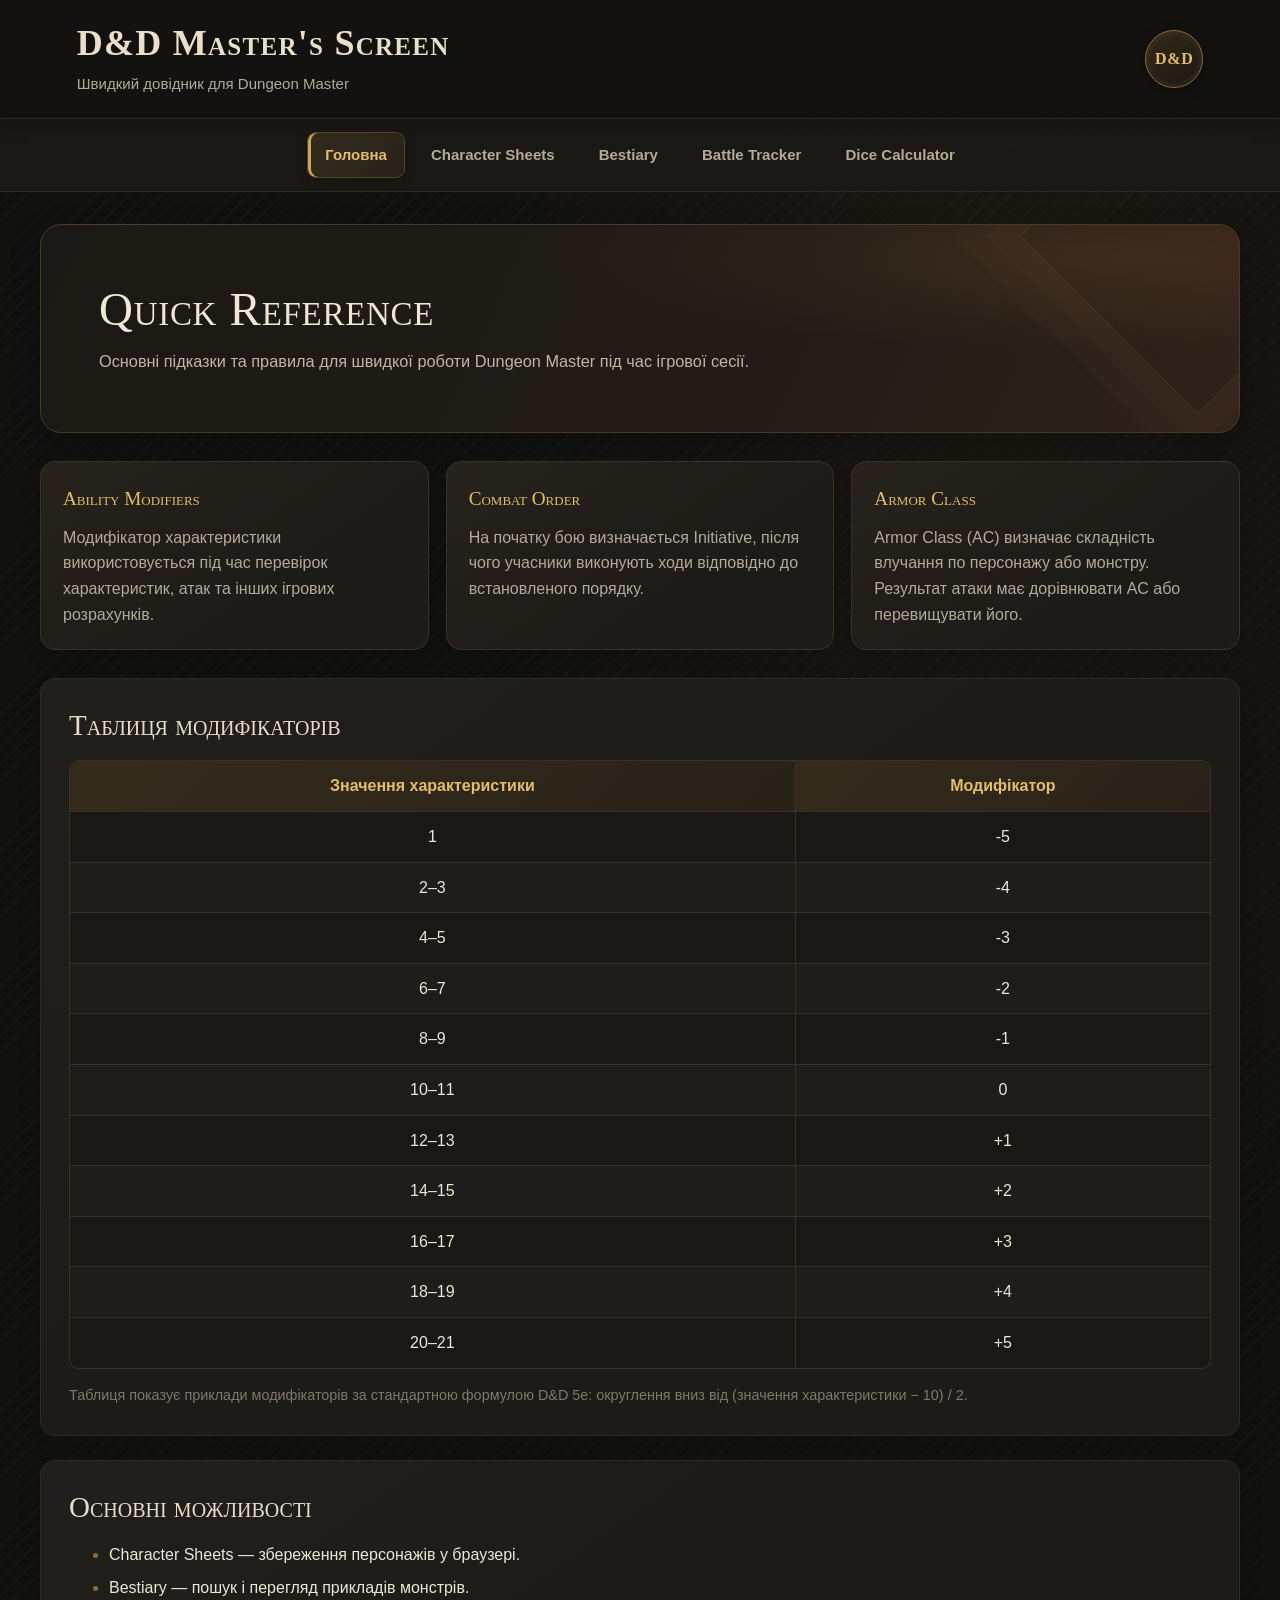
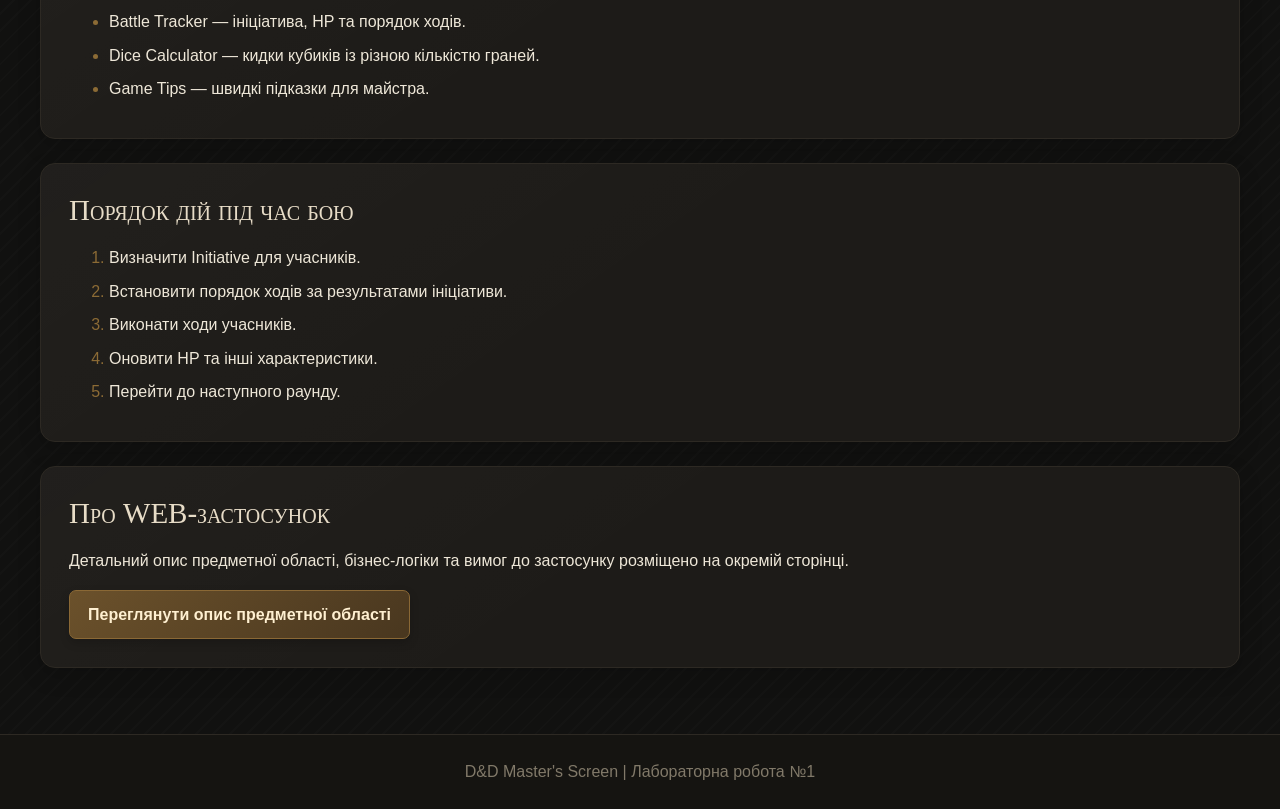
<file: index.html>
<!DOCTYPE html>
<html lang="uk">

<head>
    <meta charset="UTF-8">
    <meta name="viewport" content="width=device-width, initial-scale=1.0">
    <meta name="description" content="D&D Master's Screen — вебзастосунок для Dungeon Master">
    <title>D&D Master's Screen</title>
    <link rel="stylesheet" href="style.css">
    <script src="script.js" defer></script>
</head>

<body>

<header class="site-header">
    <div class="header-content">
        <div>
            <h1>D&D Master's Screen</h1>
            <p>Швидкий довідник для Dungeon Master</p>
        </div>
        <div class="header-badge">D&D</div>
    </div>
</header>

<nav class="main-navigation" aria-label="Головна навігація">

    <button
        class="menu-toggle"
        type="button"
        aria-expanded="false"
        aria-controls="navigationLinks"
    >
        <span class="menu-icon" aria-hidden="true">
            <span></span>
            <span></span>
            <span></span>
        </span>
        Меню
    </button>

    <div class="navigation-links" id="navigationLinks">
        <a href="#home" class="active" data-tab="home">Головна</a>
        <a href="#character" data-tab="character">Character Sheets</a>
        <a href="#bestiary" data-tab="bestiary">Bestiary</a>
        <a href="#battle" data-tab="battle">Battle Tracker</a>
        <a href="#dice" data-tab="dice">Dice Calculator</a>
    </div>

</nav>

<main>

    <!-- ГОЛОВНА -->
    <section id="home" class="tab-content active">
        <section class="hero">
            <h2>Quick Reference</h2>
            <p>
                Основні підказки та правила для швидкої роботи
                Dungeon Master під час ігрової сесії.
            </p>
        </section>

        <section class="tips">
            <article class="tip-card">
                <h3>Ability Modifiers</h3>
                <p>
                    Модифікатор характеристики використовується під час
                    перевірок характеристик, атак та інших ігрових розрахунків.
                </p>
            </article>

            <article class="tip-card">
                <h3>Combat Order</h3>
                <p>
                    На початку бою визначається Initiative, після чого
                    учасники виконують ходи відповідно до встановленого порядку.
                </p>
            </article>

            <article class="tip-card">
                <h3>Armor Class</h3>
                <p>
                    Armor Class (AC) визначає складність влучання по персонажу
                    або монстру. Результат атаки має дорівнювати AC або перевищувати його.
                </p>
            </article>
        </section>

        <section class="content-section">
            <h2>Таблиця модифікаторів</h2>
            <table>
                <thead>
                    <tr>
                        <th>Значення характеристики</th>
                        <th>Модифікатор</th>
                    </tr>
                </thead>
                <tbody>
                    <tr><td>1</td><td>-5</td></tr>
                    <tr><td>2–3</td><td>-4</td></tr>
                    <tr><td>4–5</td><td>-3</td></tr>
                    <tr><td>6–7</td><td>-2</td></tr>
                    <tr><td>8–9</td><td>-1</td></tr>
                    <tr><td>10–11</td><td>0</td></tr>
                    <tr><td>12–13</td><td>+1</td></tr>
                    <tr><td>14–15</td><td>+2</td></tr>
                    <tr><td>16–17</td><td>+3</td></tr>
                    <tr><td>18–19</td><td>+4</td></tr>
                    <tr><td>20–21</td><td>+5</td></tr>
                </tbody>
            </table>
            <p class="note">
                Таблиця показує приклади модифікаторів за стандартною формулою
                D&D 5e: округлення вниз від (значення характеристики − 10) / 2.
            </p>
        </section>

        <section class="content-section">
            <h2>Основні можливості</h2>
            <ul>
                <li>Character Sheets — збереження персонажів у браузері.</li>
                <li>Bestiary — пошук і перегляд прикладів монстрів.</li>
                <li>Battle Tracker — ініціатива, HP та порядок ходів.</li>
                <li>Dice Calculator — кидки кубиків із різною кількістю граней.</li>
                <li>Game Tips — швидкі підказки для майстра.</li>
            </ul>
        </section>

        <section class="content-section">
            <h2>Порядок дій під час бою</h2>
            <ol>
                <li>Визначити Initiative для учасників.</li>
                <li>Встановити порядок ходів за результатами ініціативи.</li>
                <li>Виконати ходи учасників.</li>
                <li>Оновити HP та інші характеристики.</li>
                <li>Перейти до наступного раунду.</li>
            </ol>
        </section>

        <section class="content-section">
            <h2>Про WEB-застосунок</h2>
            <p>
                Детальний опис предметної області, бізнес-логіки та вимог
                до застосунку розміщено на окремій сторінці.
            </p>
            <a href="about.html" class="button-link">
                Переглянути опис предметної області
            </a>
        </section>
    </section>


    <!-- CHARACTER SHEETS -->
    <section id="character" class="tab-content" hidden>
        <section class="hero">
            <h2>Character Sheets</h2>
            <p>Створюй персонажів і зберігай їх у цьому браузері.</p>
        </section>

        <section class="content-section">
            <h2>Створення персонажа</h2>
            <form id="characterForm">
                <label for="characterName">Ім'я персонажа</label>
                <input type="text" id="characterName" name="characterName"
                       placeholder="Наприклад, Aria" required maxlength="60">

                <label for="characterClass">Клас</label>
                <select id="characterClass" name="characterClass" required>
                    <option value="">Оберіть клас</option>
                    <option>Barbarian</option>
                    <option>Bard</option>
                    <option>Cleric</option>
                    <option>Druid</option>
                    <option>Fighter</option>
                    <option>Monk</option>
                    <option>Paladin</option>
                    <option>Ranger</option>
                    <option>Rogue</option>
                    <option>Sorcerer</option>
                    <option>Warlock</option>
                    <option>Wizard</option>
                </select>

                <label for="characterLevel">Рівень (1–20)</label>
                <input type="number" id="characterLevel" min="1" max="20"
                       value="1" required>

                <label for="characterHP">Максимальні HP</label>
                <input type="number" id="characterHP" min="1" max="999"
                       value="10" required>

                <button type="submit">Створити персонажа</button>
            </form>
            <p id="characterMessage" class="status-message" aria-live="polite"></p>
        </section>

        <section class="content-section">
            <h2>Збережені персонажі</h2>
            <div id="characterList" class="item-list">
                <p>Поки що персонажів немає.</p>
            </div>
        </section>
    </section>


    <!-- BESTIARY -->
    <section id="bestiary" class="tab-content" hidden>
        <section class="hero">
            <h2>Bestiary</h2>
            <p>Шукай монстрів за назвою або типом.</p>
        </section>

        <section class="content-section">
            <label for="monsterSearch">Пошук монстра</label>
            <input type="search" id="monsterSearch"
                   placeholder="Введіть назву або тип...">

            <div id="monsterList" class="item-list">
                <p>Завантаження бестіарію...</p>
            </div>
            <p class="note">
                Це невеликий демонстраційний список, а не повний офіційний бестіарій.
                Значення HP та AC наведені для прикладу.
            </p>
        </section>
    </section>


    <!-- BATTLE TRACKER -->
    <section id="battle" class="tab-content" hidden>
        <section class="hero">
            <h2>Battle Tracker</h2>
            <p>Додавай учасників бою та відстежуй ініціативу й HP.</p>
        </section>

        <section class="content-section">
            <h2>Додати учасника</h2>
            <form id="battleForm">
                <label for="combatantName">Ім'я учасника</label>
                <input type="text" id="combatantName" required maxlength="60"
                       placeholder="Наприклад, Goblin або Aria">

                <label for="combatantInitiative">Initiative</label>
                <input type="number" id="combatantInitiative" required
                       min="-100" max="100" value="10">

                <label for="combatantHP">Поточні HP</label>
                <input type="number" id="combatantHP" required
                       min="0" max="9999" value="10">

                <button type="submit">Додати учасника</button>
            </form>
            <p id="battleMessage" class="status-message" aria-live="polite"></p>
        </section>

        <section class="content-section">
            <div class="section-heading">
                <h2>Порядок бою</h2>
                <p>Раунд: <strong id="roundNumber">1</strong></p>
            </div>

            <div class="button-row">
                <button type="button" id="nextRoundButton">Наступний раунд</button>
                <button type="button" id="clearBattleButton" class="secondary-button">
                    Очистити бій
                </button>
            </div>

            <div id="battleList" class="item-list">
                <p>Додай першого учасника бою.</p>
            </div>
        </section>
    </section>


    <!-- DICE CALCULATOR -->
    <section id="dice" class="tab-content" hidden>
        <section class="hero">
            <h2>Dice Calculator</h2>
            <p>Кидай кубики та переглядай результати.</p>
        </section>

        <section class="content-section">
            <form id="diceForm">
                <label for="diceCount">Кількість кубиків</label>
                <input type="number" id="diceCount" min="1" max="100"
                       value="1" required>

                <label for="diceSides">Тип кубика</label>
                <select id="diceSides" required>
                    <option value="4">D4</option>
                    <option value="6" selected>D6</option>
                    <option value="8">D8</option>
                    <option value="10">D10</option>
                    <option value="12">D12</option>
                    <option value="20">D20</option>
                    <option value="100">D100</option>
                </select>

                <label for="diceModifier">Додатковий модифікатор</label>
                <input type="number" id="diceModifier" value="0"
                       min="-10000" max="10000">

                <button type="submit">Кинути кубики</button>
            </form>

            <div id="diceResult" class="result-panel" aria-live="polite">
                <h3>Результат</h3>
                <p>Налаштуй кидок і натисни кнопку.</p>
            </div>
        </section>
    </section>

</main>

<footer>
    <p>D&D Master's Screen | Лабораторна робота №1</p>
</footer>

</body>
</html>
</file>
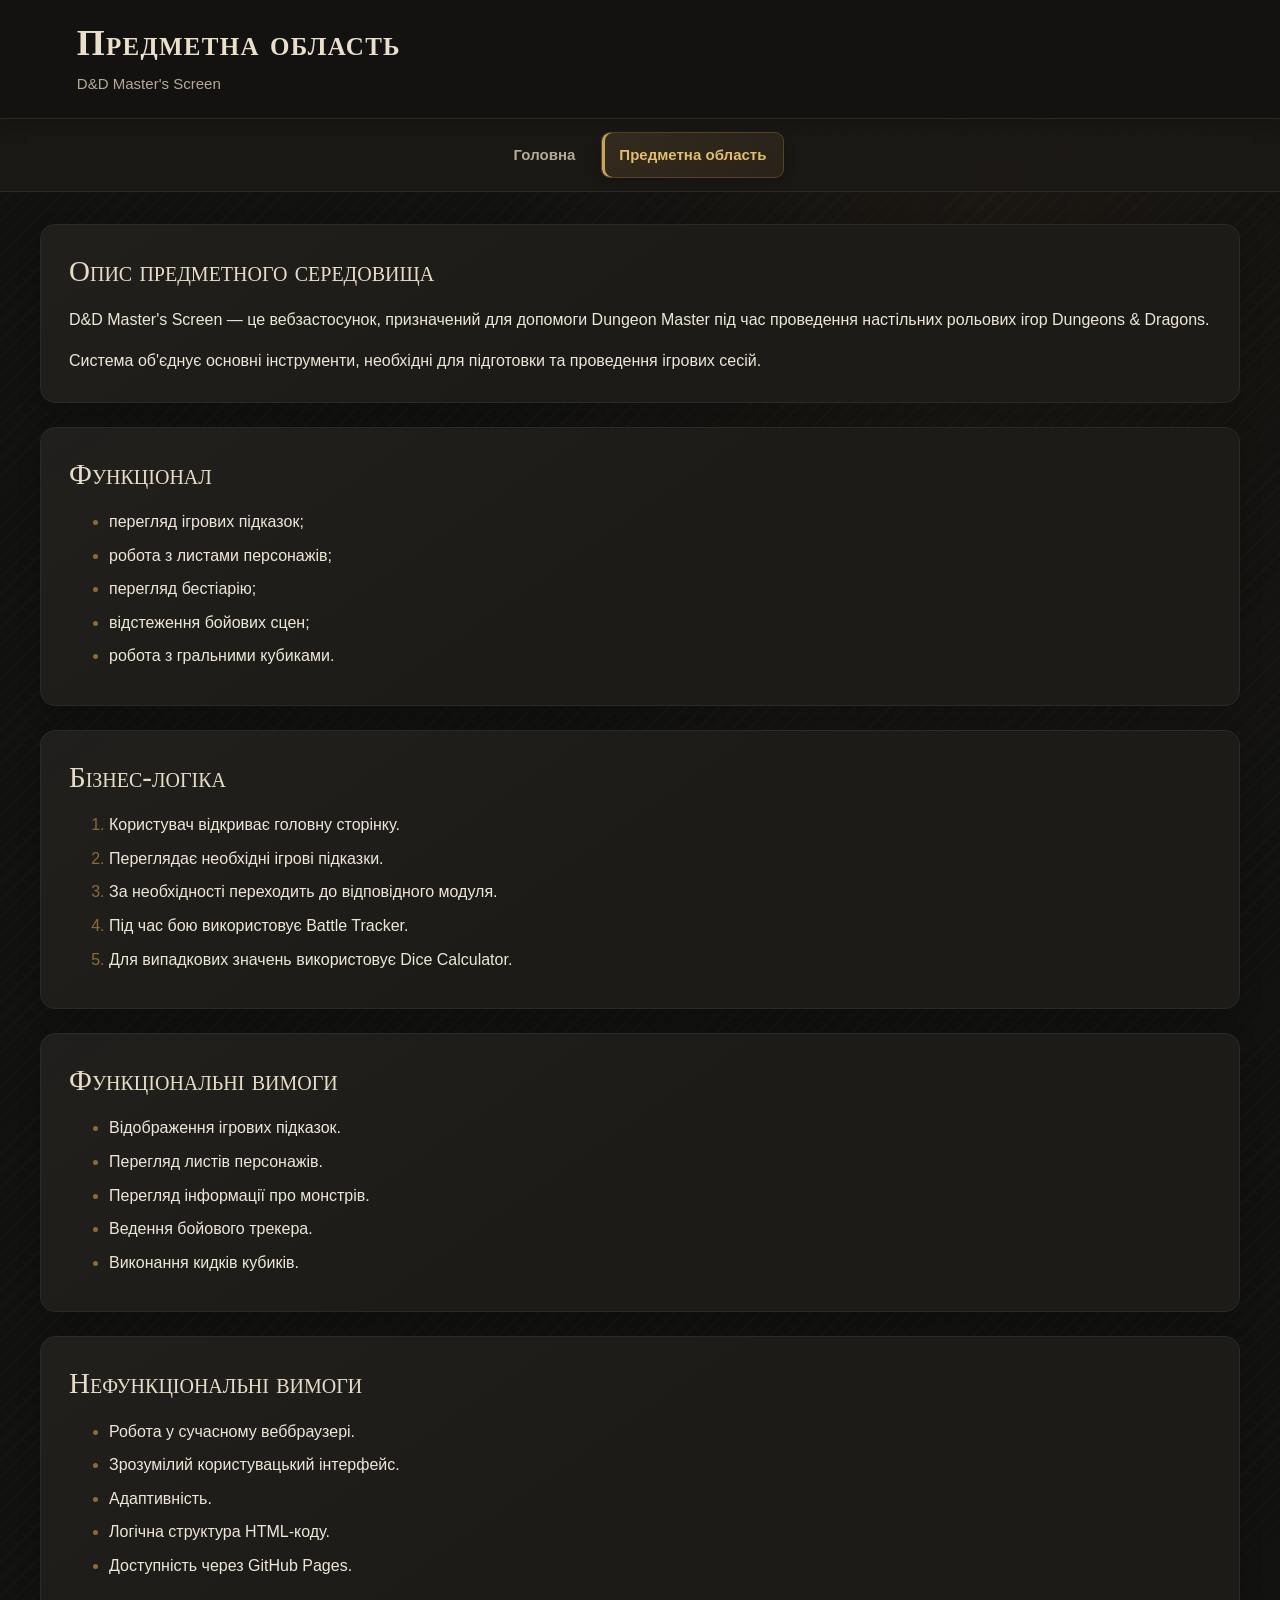
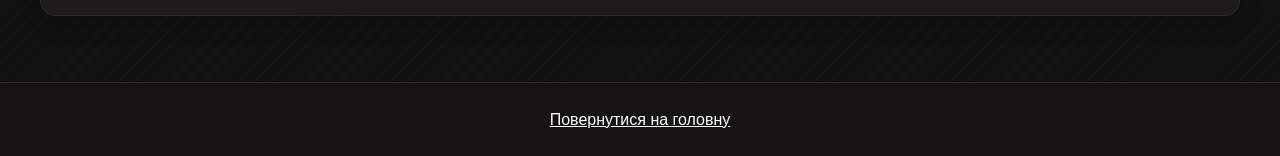
<file: about.html>
<!DOCTYPE html>
<html lang="uk">

<head>

    <meta charset="UTF-8">

    <meta name="viewport"
          content="width=device-width, initial-scale=1.0">

    <title>Предметна область — D&D Master's Screen</title>

    <link rel="stylesheet" href="style.css">

</head>

<body>


<header class="site-header">

    <div class="header-content">

        <div>

            <h1>Предметна область</h1>

            <p>D&D Master's Screen</p>

        </div>

    </div>

</header>


<nav class="main-navigation">

    <a href="index.html">
        Головна
    </a>

    <a href="about.html" class="active">
        Предметна область
    </a>

</nav>


<main>


<section class="content-section">

    <h2>Опис предметного середовища</h2>

    <p>
        D&D Master's Screen — це вебзастосунок,
        призначений для допомоги Dungeon Master
        під час проведення настільних рольових ігор
        Dungeons & Dragons.
    </p>

    <p>
        Система об'єднує основні інструменти,
        необхідні для підготовки та проведення
        ігрових сесій.
    </p>

</section>


<section class="content-section">

    <h2>Функціонал</h2>

    <ul>

        <li>перегляд ігрових підказок;</li>

        <li>робота з листами персонажів;</li>

        <li>перегляд бестіарію;</li>

        <li>відстеження бойових сцен;</li>

        <li>робота з гральними кубиками.</li>

    </ul>

</section>


<section class="content-section">

    <h2>Бізнес-логіка</h2>

    <ol>

        <li>
            Користувач відкриває головну сторінку.
        </li>

        <li>
            Переглядає необхідні ігрові підказки.
        </li>

        <li>
            За необхідності переходить
            до відповідного модуля.
        </li>

        <li>
            Під час бою використовує
            Battle Tracker.
        </li>

        <li>
            Для випадкових значень використовує
            Dice Calculator.
        </li>

    </ol>

</section>


<section class="content-section">

    <h2>Функціональні вимоги</h2>

    <ul>

        <li>
            Відображення ігрових підказок.
        </li>

        <li>
            Перегляд листів персонажів.
        </li>

        <li>
            Перегляд інформації про монстрів.
        </li>

        <li>
            Ведення бойового трекера.
        </li>

        <li>
            Виконання кидків кубиків.
        </li>

    </ul>

</section>


<section class="content-section">

    <h2>Нефункціональні вимоги</h2>

    <ul>

        <li>
            Робота у сучасному веббраузері.
        </li>

        <li>
            Зрозумілий користувацький інтерфейс.
        </li>

        <li>
            Адаптивність.
        </li>

        <li>
            Логічна структура HTML-коду.
        </li>

        <li>
            Доступність через GitHub Pages.
        </li>

    </ul>

</section>


</main>


<footer>

    <p>
        <a href="index.html" style="color:white;">
            Повернутися на головну
        </a>
    </p>

</footer>


</body>

</html>
</file>
<file: style.css>
/* =========================================================
   D&D MASTER'S SCREEN — темна фентезійна тема
   Структуру HTML та логіку JavaScript не змінюємо.
   ========================================================= */

:root {
    color-scheme: dark;
    --bg: #111110;
    --bg-soft: #171614;
    --panel: #1d1b18;
    --panel-raised: #24211c;
    --panel-hover: #2c261d;
    --gold: #c9a45b;
    --gold-bright: #e2bd6d;
    --gold-muted: #8c6b35;
    --border: #393126;
    --border-soft: #2d2923;
    --text: #eee7d8;
    --text-muted: #b4aa98;
    --text-dim: #817969;
    --danger: #c96b58;
    --success: #8da67a;
    --shadow: 0 12px 30px rgba(0, 0, 0, 0.28);
    --shadow-hover: 0 16px 34px rgba(0, 0, 0, 0.38);
    --radius: 15px;
}

* {
    box-sizing: border-box;
}

html {
    scroll-behavior: smooth;
    background: var(--bg);
}

body {
    margin: 0;
    min-height: 100vh;
    font-family: Arial, Helvetica, sans-serif;
    background:
        radial-gradient(ellipse at 78% 12%, rgba(111, 75, 36, 0.10), transparent 36%),
        repeating-linear-gradient(
            135deg,
            rgba(255, 255, 255, 0.012) 0,
            rgba(255, 255, 255, 0.012) 2px,
            transparent 2px,
            transparent 12px
        ),
        var(--bg);
    color: var(--text);
    line-height: 1.6;
}

[hidden] {
    display: none !important;
}

::selection {
    color: #17130d;
    background: var(--gold-bright);
}

/* HEADER */

.site-header {
    position: relative;
    z-index: 2;
    background: rgba(19, 18, 16, 0.97);
    color: var(--text);
    padding: 22px 6%;
    border-bottom: 1px solid #302a20;
    box-shadow: 0 5px 18px rgba(0, 0, 0, 0.24);
}

.header-content {
    max-width: 1200px;
    margin: auto;
    display: flex;
    justify-content: space-between;
    align-items: center;
    gap: 24px;
}

.header-content h1 {
    margin: 0;
    color: #e9dfca;
    font-family: Georgia, "Times New Roman", serif;
    font-variant: small-caps;
    font-size: clamp(27px, 3vw, 36px);
    letter-spacing: 0.035em;
    line-height: 1.2;
}

.header-content p {
    margin: 7px 0 0;
    color: var(--text-muted);
    font-size: 0.94rem;
}

.header-badge {
    width: 58px;
    height: 58px;
    flex: 0 0 58px;
    display: flex;
    align-items: center;
    justify-content: center;
    border: 1px solid var(--gold-muted);
    border-radius: 50%;
    color: var(--gold-bright);
    background: linear-gradient(145deg, #332819, #1c1914);
    box-shadow: inset 0 0 0 4px rgba(201, 164, 91, 0.05), 0 4px 14px rgba(0, 0, 0, 0.25);
    font-family: Georgia, "Times New Roman", serif;
    font-weight: bold;
    letter-spacing: 0.04em;
}

/* NAVIGATION */

.main-navigation {
    position: relative;
    z-index: 1;
    display: flex;
    justify-content: center;
    flex-wrap: wrap;
    gap: 8px;
    padding: 13px 18px;
    background: rgba(27, 25, 22, 0.98);
    border-bottom: 1px solid var(--border-soft);
}

.main-navigation a {
    position: relative;
    color: var(--text-muted);
    text-decoration: none;
    padding: 10px 17px;
    border: 1px solid transparent;
    border-radius: 9px;
    font-size: 0.94rem;
    font-weight: 600;
    transition:
        color 180ms ease,
        background-color 180ms ease,
        border-color 180ms ease,
        box-shadow 180ms ease,
        transform 180ms ease;
}

.main-navigation a:hover {
    color: var(--gold-bright);
    background: #29241b;
    border-color: #4a3a22;
    box-shadow: 0 4px 12px rgba(0, 0, 0, 0.22);
    transform: translateY(-1px);
}

.main-navigation a.active {
    color: var(--gold-bright);
    background: linear-gradient(135deg, #342b1d, #282219);
    border-color: #554326;
    box-shadow: inset 3px 0 0 var(--gold), 0 4px 12px rgba(0, 0, 0, 0.16);
}

.main-navigation a:focus-visible,
button:focus-visible,
input:focus-visible,
select:focus-visible,
.button-link:focus-visible {
    outline: 2px solid var(--gold-bright);
    outline-offset: 3px;
}

/* MAIN AND TABS */

main {
    width: min(100% - 40px, 1200px);
    margin: 0 auto;
    padding: 32px 0 42px;
}

.tab-content {
    animation: fade-in 220ms ease-out;
}

@keyframes fade-in {
    from {
        opacity: 0;
        transform: translateY(5px);
    }
    to {
        opacity: 1;
        transform: translateY(0);
    }
}

/* HERO */

.hero {
    position: relative;
    isolation: isolate;
    overflow: hidden;
    text-align: left;
    padding: clamp(30px, 5vw, 58px);
    background:
        radial-gradient(ellipse at 90% 15%, rgba(146, 96, 48, 0.18), transparent 38%),
        linear-gradient(115deg, #1b1915 0%, #211c17 60%, #302219 100%);
    border: 1px solid #4a3924;
    border-radius: 21px;
    margin-bottom: 28px;
    box-shadow: var(--shadow);
}

.hero::after {
    content: "";
    position: absolute;
    z-index: -1;
    width: 250px;
    height: 250px;
    right: -85px;
    top: -115px;
    border: 1px solid rgba(201, 164, 91, 0.12);
    transform: rotate(45deg);
    box-shadow:
        0 0 0 24px rgba(201, 164, 91, 0.025),
        0 0 0 48px rgba(201, 164, 91, 0.02);
    pointer-events: none;
}

.hero h2 {
    max-width: 780px;
    margin: 0 0 12px;
    color: #f0e7d5;
    font-family: Georgia, "Times New Roman", serif;
    font-variant: small-caps;
    font-size: clamp(30px, 4.2vw, 47px);
    font-weight: normal;
    line-height: 1.12;
    letter-spacing: 0.015em;
}

.hero p {
    max-width: 720px;
    margin: 0;
    color: #c2b6a2;
    font-size: 1.02rem;
}

/* TIPS */

.tips {
    display: grid;
    grid-template-columns: repeat(3, minmax(0, 1fr));
    gap: 17px;
    margin-bottom: 28px;
}

.tip-card {
    position: relative;
    overflow: hidden;
    background:
        linear-gradient(145deg, rgba(201, 164, 91, 0.055), transparent 65%),
        var(--panel);
    padding: 22px;
    border: 1px solid var(--border);
    border-radius: var(--radius);
    box-shadow: 0 7px 18px rgba(0, 0, 0, 0.17);
    transition: transform 200ms ease, border-color 200ms ease, box-shadow 200ms ease, background-color 200ms ease;
}

.tip-card:hover {
    transform: translateY(-4px);
    border-color: #70552e;
    box-shadow: var(--shadow-hover);
    background-color: var(--panel-raised);
}

.tip-card h3 {
    margin: 0 0 10px;
    color: var(--gold-bright);
    font-family: Georgia, "Times New Roman", serif;
    font-variant: small-caps;
    font-size: 1.2rem;
    font-weight: normal;
}

.tip-card p {
    margin: 0;
    color: var(--text-muted);
}

/* SECTIONS */

.content-section,
.module-section {
    background:
        linear-gradient(145deg, rgba(255, 255, 255, 0.018), transparent 50%),
        var(--panel);
    padding: clamp(20px, 3vw, 28px);
    margin-bottom: 24px;
    border: 1px solid var(--border-soft);
    border-radius: var(--radius);
    box-shadow: 0 8px 22px rgba(0, 0, 0, 0.18);
}

.content-section h2,
.module-section h2 {
    margin: 0 0 17px;
    color: #e7dcc7;
    font-family: Georgia, "Times New Roman", serif;
    font-variant: small-caps;
    font-size: clamp(22px, 2.5vw, 29px);
    font-weight: normal;
    line-height: 1.25;
}

.content-section h3,
.module-section h3 {
    color: var(--gold-bright);
    font-family: Georgia, "Times New Roman", serif;
    font-weight: normal;
}

.content-section > :last-child,
.module-section > :last-child {
    margin-bottom: 0;
}

.section-heading {
    display: flex;
    justify-content: space-between;
    align-items: center;
    flex-wrap: wrap;
    gap: 10px;
}

.section-heading h2 {
    margin-bottom: 0;
}

.section-heading p {
    color: var(--text-muted);
}

.note {
    color: var(--text-dim);
    font-size: 0.9rem;
    margin-top: 15px;
}

/* TABLE */

table {
    width: 100%;
    border-collapse: separate;
    border-spacing: 0;
    overflow: hidden;
    border: 1px solid var(--border);
    border-radius: 10px;
    background: #191815;
}

th,
td {
    padding: 12px 14px;
    border-right: 1px solid #383127;
    border-bottom: 1px solid #383127;
    text-align: center;
}

th:last-child,
td:last-child {
    border-right: 0;
}

tbody tr:last-child td {
    border-bottom: 0;
}

th {
    background: linear-gradient(135deg, #352b1d, #292219);
    color: var(--gold-bright);
    font-weight: 600;
}

tbody tr {
    transition: background-color 160ms ease;
}

tbody tr:nth-child(even) {
    background: rgba(255, 255, 255, 0.018);
}

tbody tr:hover {
    background: rgba(201, 164, 91, 0.09);
}

/* IMAGES */

.main-image {
    display: block;
    max-width: 100%;
    width: 650px;
    margin: auto;
    border: 1px solid var(--border);
    border-radius: 12px;
    box-shadow: var(--shadow);
}

/* LISTS */

li {
    margin-bottom: 8px;
}

.content-section li::marker {
    color: var(--gold-muted);
}

/* FORMS */

form {
    display: flex;
    flex-direction: column;
    gap: 10px;
    max-width: 500px;
}

label {
    color: #d7c9b2;
    font-weight: 600;
    margin-top: 5px;
}

input,
select {
    width: 100%;
    padding: 11px 13px;
    border: 1px solid #494034;
    border-radius: 7px;
    font: inherit;
    color: var(--text);
    background-color: #141311;
    transition: border-color 180ms ease, box-shadow 180ms ease, background-color 180ms ease;
}

input::placeholder {
    color: #766e61;
}

input:hover,
select:hover {
    border-color: #76603c;
}

input:focus,
select:focus {
    border-color: var(--gold);
    background-color: #191713;
    box-shadow: 0 0 0 3px rgba(201, 164, 91, 0.12);
    outline: none;
}

input[type="number"] {
    font-variant-numeric: tabular-nums;
}

button,
.button-link {
    display: inline-block;
    padding: 11px 18px;
    background: linear-gradient(135deg, #6b512b, #49371f);
    color: #fff0d1;
    border: 1px solid #8a6835;
    border-radius: 7px;
    text-decoration: none;
    font: inherit;
    font-weight: 600;
    cursor: pointer;
    text-align: center;
    box-shadow: 0 4px 10px rgba(0, 0, 0, 0.18);
    transition:
        background 180ms ease,
        border-color 180ms ease,
        color 180ms ease,
        box-shadow 180ms ease,
        transform 180ms ease;
}

button:hover,
.button-link:hover {
    background: linear-gradient(135deg, #8b6b38, #624922);
    color: #fff8e9;
    border-color: var(--gold-bright);
    box-shadow: 0 7px 16px rgba(0, 0, 0, 0.3);
    transform: translateY(-1px);
}

button:active,
.button-link:active {
    transform: translateY(0);
    box-shadow: 0 2px 6px rgba(0, 0, 0, 0.22);
}

button:disabled {
    opacity: 0.5;
    cursor: not-allowed;
    transform: none;
    box-shadow: none;
}

form button {
    margin-top: 10px;
}

.secondary-button {
    background: linear-gradient(135deg, #393632, #282623);
    border-color: #514b42;
    color: #d5cabb;
}

.secondary-button:hover {
    background: linear-gradient(135deg, #504a40, #35312b);
    border-color: #81715a;
}

.button-row {
    display: flex;
    flex-wrap: wrap;
    gap: 10px;
    margin: 15px 0;
}

/* ITEM CARDS */

.item-list {
    display: grid;
    grid-template-columns: repeat(2, minmax(0, 1fr));
    gap: 15px;
    margin-top: 20px;
}

.item-card {
    min-width: 0;
    padding: 18px;
    background:
        linear-gradient(145deg, rgba(201, 164, 91, 0.045), transparent 65%),
        #1a1916;
    border: 1px solid #3b3328;
    border-radius: 11px;
    box-shadow: 0 5px 14px rgba(0, 0, 0, 0.16);
    transition: transform 180ms ease, border-color 180ms ease, box-shadow 180ms ease;
}

.item-card:hover {
    transform: translateY(-3px);
    border-color: #71552e;
    box-shadow: 0 12px 24px rgba(0, 0, 0, 0.28);
}

.item-card h3 {
    margin: 0 0 10px;
    color: var(--gold-bright);
    font-family: Georgia, "Times New Roman", serif;
    font-variant: small-caps;
    font-size: 1.25rem;
    overflow-wrap: anywhere;
}

.item-card p {
    margin: 7px 0;
    color: var(--text-muted);
    overflow-wrap: anywhere;
}

.item-card button {
    margin-top: 10px;
}

.item-card .item-actions {
    display: flex;
    flex-wrap: wrap;
    gap: 8px;
    margin-top: 12px;
}

.item-card .item-actions button {
    margin-top: 0;
}

.status-message {
    min-height: 1.5em;
    margin-bottom: 0;
    color: var(--text-muted);
}

.status-message.error {
    color: #ef8e7e;
}

.status-message.success {
    color: #a8c58e;
}

/* BATTLE TRACKER */

.hp-controls {
    display: flex;
    align-items: center;
    flex-wrap: wrap;
    gap: 8px;
    margin-top: 10px;
}

.hp-controls button {
    padding: 6px 11px;
}

.hp-value {
    color: var(--gold-bright);
    font-weight: bold;
    min-width: 70px;
    font-variant-numeric: tabular-nums;
}

/* DICE RESULTS */

.result-panel {
    margin-top: 25px;
    padding: 22px;
    background:
        radial-gradient(ellipse at top right, rgba(201, 164, 91, 0.09), transparent 55%),
        #171613;
    border: 1px solid #4b3a24;
    border-radius: 11px;
    box-shadow: inset 0 1px 0 rgba(255, 255, 255, 0.025);
}

.result-panel h3 {
    margin: 0 0 10px;
    color: var(--gold-bright);
    font-family: Georgia, "Times New Roman", serif;
    font-variant: small-caps;
    font-size: 1.35rem;
}

.dice-total {
    color: #f1d18a;
    font-size: 1.8rem;
    font-weight: bold;
    font-variant-numeric: tabular-nums;
}

.dice-values {
    color: var(--text-muted);
    overflow-wrap: anywhere;
}

/* FOOTER */

footer {
    padding: 24px 20px;
    text-align: center;
    background: #151411;
    color: var(--text-dim);
    border-top: 1px solid var(--border-soft);
}

footer p {
    margin: 0;
}

/* RESPONSIVE DESIGN */

@media (max-width: 800px) {
    .tips {
        grid-template-columns: 1fr;
    }

    .item-list {
        grid-template-columns: 1fr;
    }

    .main-navigation {
        justify-content: flex-start;
    }

    .main-navigation a {
        text-align: center;
    }

    .hero {
        padding: 30px 24px;
    }

    .content-section,
    .module-section {
        padding: 20px;
    }
}

@media (max-width: 560px) {
    .main-navigation {
    display: flex;
    flex-direction: column;
    align-items: stretch;
    padding: 12px;
    gap: 7px;
}

/* Відкрите меню */

.navigation-links.is-open {
    display: flex;
}

.main-navigation a {
    text-align: center;
    padding: 9px 8px;
    font-size: 0.88rem;
}
}

@media (prefers-reduced-motion: reduce) {
    *,
    *::before,
    *::after {
        scroll-behavior: auto !important;
        animation-duration: 0.01ms !important;
        animation-iteration-count: 1 !important;
        transition-duration: 0.01ms !important;
    }
}

/* =====================================================
   БУРГЕР-МЕНЮ ТА АДАПТИВНА НАВІГАЦІЯ
   ===================================================== */

/* Контейнер посилань на великих екранах */

.navigation-links {
    display: flex;
    justify-content: center;
    flex-wrap: wrap;
    gap: 8px;
}

/* Кнопка меню прихована на комп'ютерах */

.menu-toggle {
    display: none;
    align-items: center;
    justify-content: center;
    gap: 10px;
}

/* Іконка бургер-меню */

.menu-icon {
    display: flex;
    flex-direction: column;
    gap: 4px;
}

.menu-icon span {
    display: block;
    width: 19px;
    height: 2px;
    background: var(--gold-bright);
    border-radius: 2px;
}

/* Мобільна версія */

@media (max-width: 560px) {

    .main-navigation {
        display: flex;
        flex-direction: column;
        align-items: stretch;
        padding: 12px;
        gap: 7px;
    }

    .menu-toggle {
        display: flex;
        width: 100%;
    }

    /* За замовчуванням меню приховане */

    .navigation-links:not(.is-open) {
        display: none !important;
    }

    /* Після натискання меню відкривається */

    .navigation-links.is-open {
        display: flex;
        flex-direction: column;
        width: 100%;
    }

    .navigation-links a {
        display: block;
        width: 100%;
        text-align: center;
    }
}

/* Комп'ютерна версія */

@media (min-width: 561px) {
    .menu-toggle {
        display: none;
    }

    .navigation-links {
        display: flex;
    }
}
</file>
